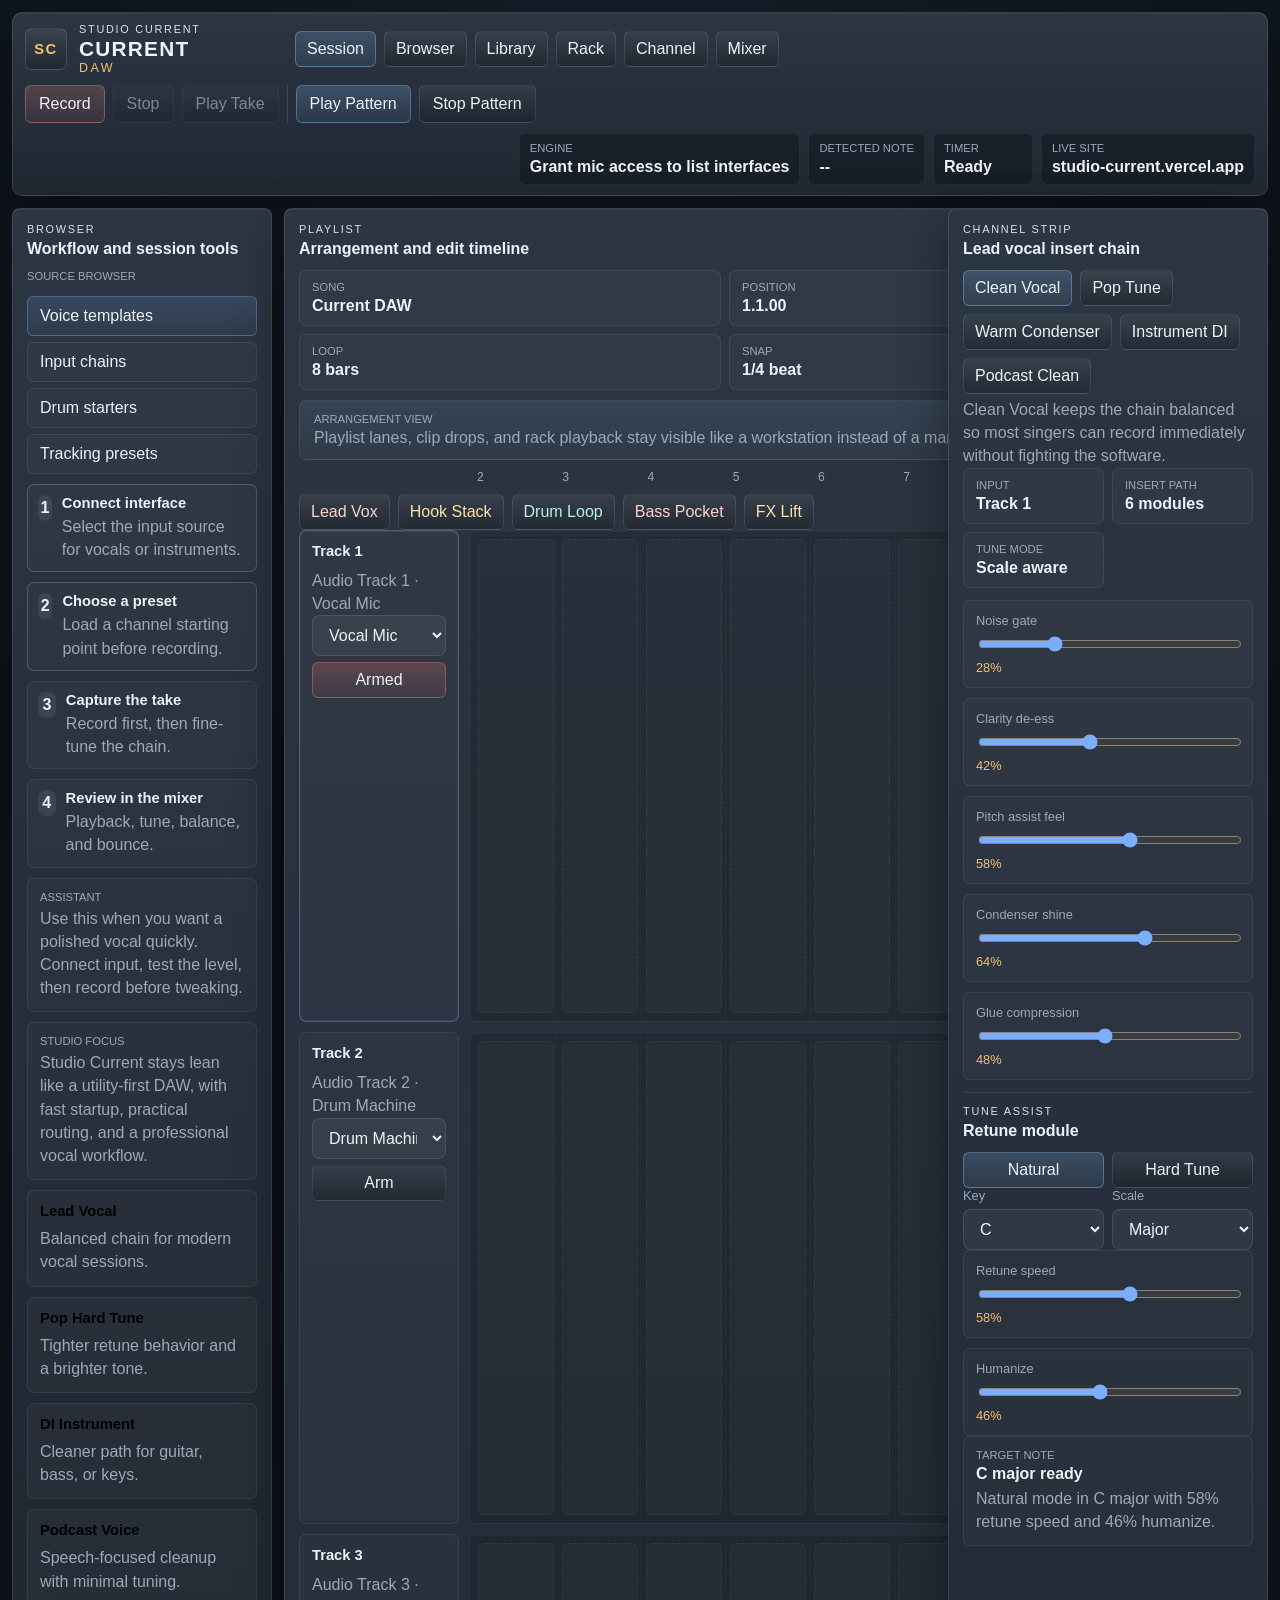
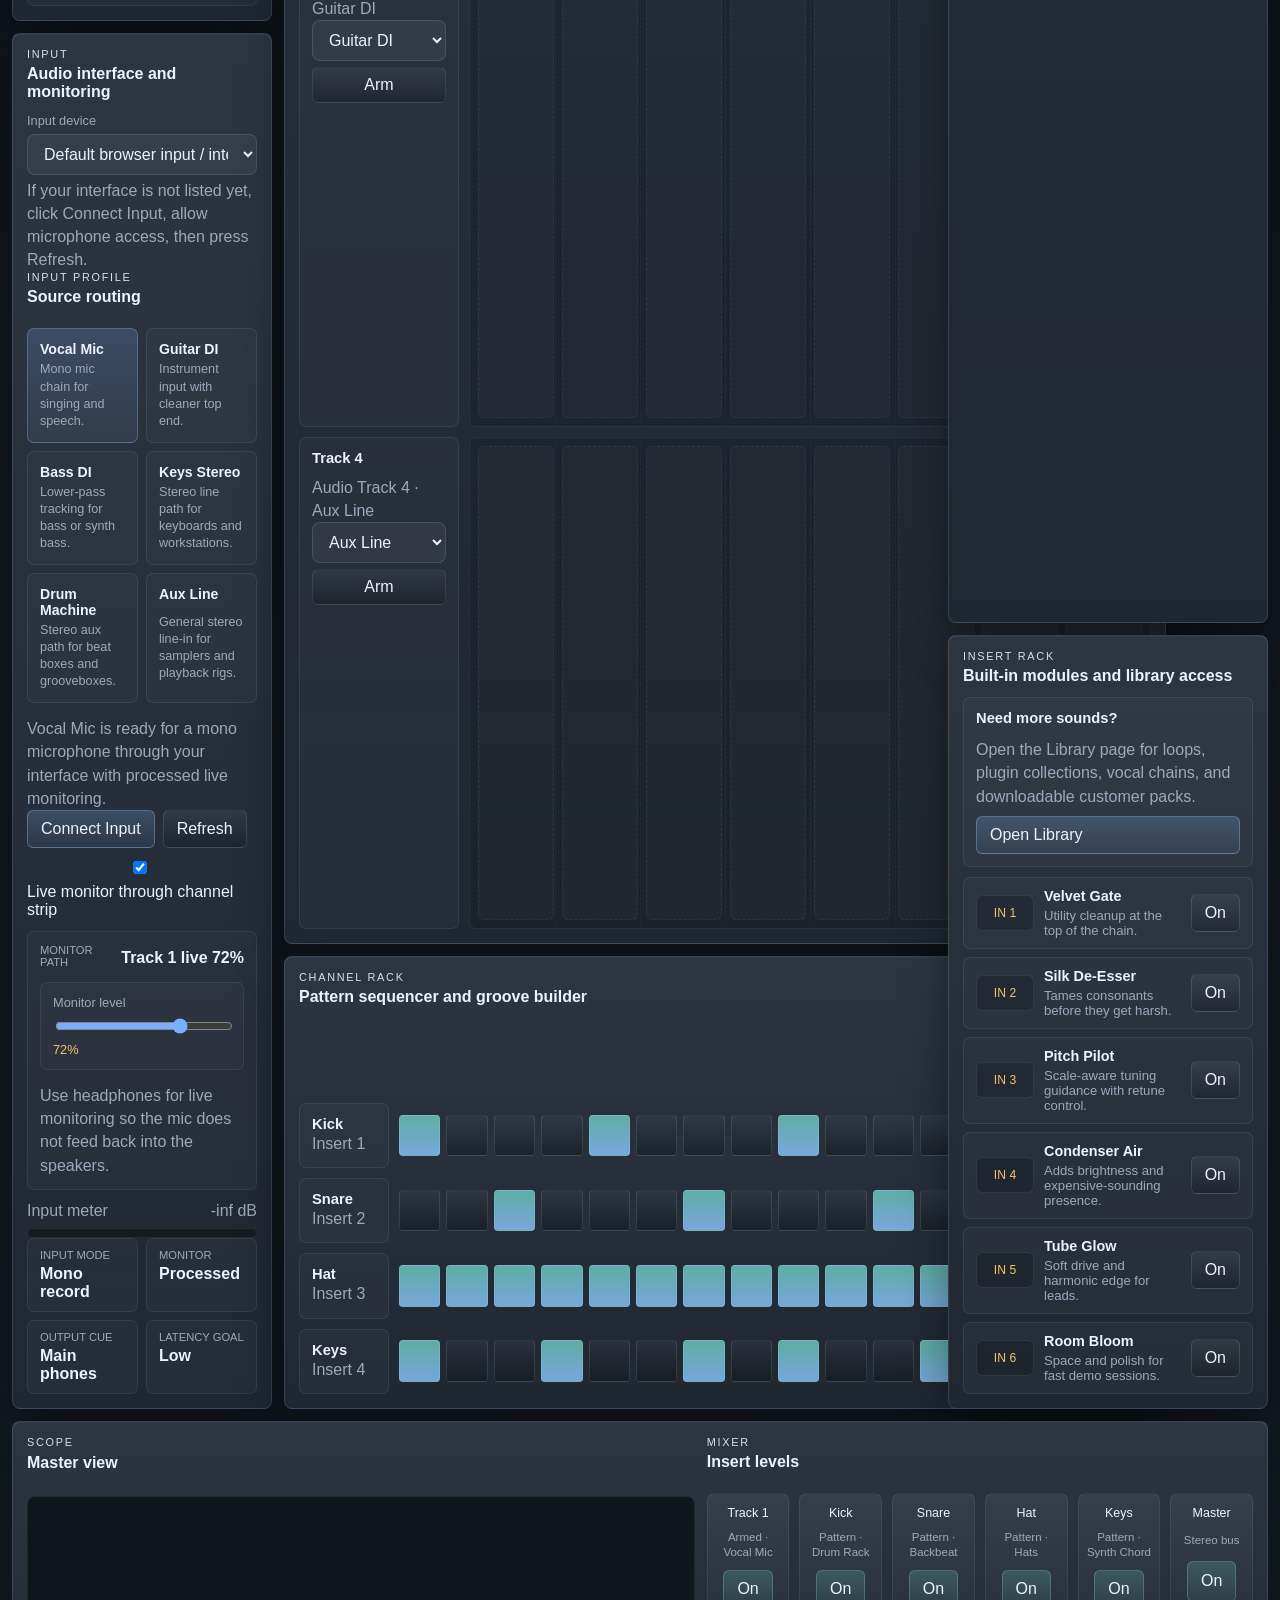
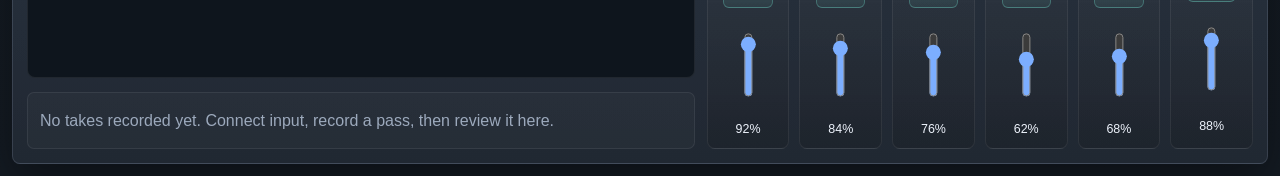
<file: index.html>
<!DOCTYPE html>
<html lang="en">
  <head>
    <meta charset="UTF-8" />
    <meta name="viewport" content="width=device-width, initial-scale=1.0" />
    <title>Studio Current</title>
    <meta
      name="description"
      content="Studio Current is a vocal-first music production platform with recording, tuning, sequencing, and mixing built into a premium studio workflow."
    />
    <meta name="theme-color" content="#0b0d12" />
    <meta property="og:title" content="Studio Current" />
    <meta
      property="og:description"
      content="A vocal-first DAW experience with modern tuning, sequencing, and mixing tools."
    />
    <meta property="og:type" content="website" />
    <meta property="og:url" content="https://studio-current.vercel.app" />
    <link rel="canonical" href="https://studio-current.vercel.app" />
    <link rel="manifest" href="./site.webmanifest" />
    <link rel="stylesheet" href="./styles.css" />
  </head>
  <body>
    <div class="daw-shell">
      <div class="scene-decor" aria-hidden="true">
        <div class="scene-arch"></div>
        <div class="speaker speaker-left">
          <span class="speaker-ring speaker-ring-top"></span>
          <span class="speaker-ring speaker-ring-bottom"></span>
        </div>
        <div class="speaker speaker-right">
          <span class="speaker-ring speaker-ring-top"></span>
          <span class="speaker-ring speaker-ring-bottom"></span>
        </div>
        <div class="wave-band wave-band-left"></div>
        <div class="wave-band wave-band-right"></div>
        <div class="equalizer-aura">
          <span></span>
          <span></span>
          <span></span>
          <span></span>
          <span></span>
          <span></span>
          <span></span>
          <span></span>
        </div>
      </div>

      <header class="topbar glass-card">
        <div class="brand-mini">
          <div class="brand-lockup">
            <span class="brand-mark">SC</span>
            <div>
              <p class="eyebrow">Studio Current</p>
              <strong class="brand-title">CURRENT</strong>
              <span class="brand-subtitle">DAW</span>
            </div>
          </div>
        </div>

        <nav class="nav-cluster" aria-label="Main navigation">
          <button class="nav-chip active" data-target="session">Session</button>
          <button class="nav-chip" data-target="workflow">Browser</button>
          <a class="nav-chip nav-link" href="./library.html">Library</a>
          <button class="nav-chip" data-target="plugins">Rack</button>
          <button class="nav-chip" data-target="vocal">Channel</button>
          <button class="nav-chip" data-target="mix">Mixer</button>
        </nav>

        <div class="transport-strip">
          <button id="record-button" class="record-button">Record</button>
          <button id="stop-button" class="secondary-button" disabled>Stop</button>
          <button id="play-last-button" class="secondary-button" disabled>Play Take</button>
          <div class="divider"></div>
          <button id="pattern-play" class="primary-button">Play Pattern</button>
          <button id="pattern-stop" class="secondary-button">Stop Pattern</button>
        </div>

        <div class="status-strip">
          <div>
            <span class="status-label">Engine</span>
            <strong id="status-text">Idle</strong>
          </div>
          <div>
            <span class="status-label">Detected note</span>
            <strong id="pitch-text">--</strong>
          </div>
          <div>
            <span class="status-label">Timer</span>
            <strong id="recording-timer">Ready</strong>
          </div>
          <div>
            <span class="status-label">Live site</span>
            <strong><a class="status-link" href="https://studio-current.vercel.app" target="_blank" rel="noreferrer">studio-current.vercel.app</a></strong>
          </div>
        </div>
      </header>

      <div class="workspace-grid">
        <aside class="left-column">
          <section class="browser-panel glass-card" id="workflow">
            <div class="section-heading">
              <p class="section-kicker">Browser</p>
              <h2>Workflow and session tools</h2>
            </div>

            <div class="browser-stack">
              <div class="browser-group">
                <span class="status-label">Source Browser</span>
                <div class="browser-list">
                  <button class="browser-item is-active" type="button">Voice templates</button>
                  <button class="browser-item" type="button">Input chains</button>
                  <button class="browser-item" type="button">Drum starters</button>
                  <button class="browser-item" type="button">Tracking presets</button>
                </div>
              </div>

              <div class="workflow-steps">
                <div class="workflow-step pending" id="step-connect">
                  <span>1</span>
                  <div>
                    <strong>Connect interface</strong>
                    <p>Select the input source for vocals or instruments.</p>
                  </div>
                </div>
                <div class="workflow-step pending" id="step-preset">
                  <span>2</span>
                  <div>
                    <strong>Choose a preset</strong>
                    <p>Load a channel starting point before recording.</p>
                  </div>
                </div>
                <div class="workflow-step pending" id="step-record">
                  <span>3</span>
                  <div>
                    <strong>Capture the take</strong>
                    <p>Record first, then fine-tune the chain.</p>
                  </div>
                </div>
                <div class="workflow-step pending" id="step-review">
                  <span>4</span>
                  <div>
                    <strong>Review in the mixer</strong>
                    <p>Playback, tune, balance, and bounce.</p>
                  </div>
                </div>
              </div>

              <div class="assistant-note">
                <span class="status-label">Assistant</span>
                <p id="assistant-text">Start with a preset, connect your interface, and record before touching every control.</p>
              </div>

              <div class="brand-note">
                <span class="status-label">Studio Focus</span>
                <p>Studio Current stays lean like a utility-first DAW, with fast startup, practical routing, and a professional vocal workflow.</p>
              </div>

              <div class="quick-start-stack">
                <button class="quick-start-card" data-preset="clean-vocal">
                  <strong>Lead Vocal</strong>
                  <p>Balanced chain for modern vocal sessions.</p>
                </button>
                <button class="quick-start-card" data-preset="pop-tune">
                  <strong>Pop Hard Tune</strong>
                  <p>Tighter retune behavior and a brighter tone.</p>
                </button>
                <button class="quick-start-card" data-preset="instrument-di">
                  <strong>DI Instrument</strong>
                  <p>Cleaner path for guitar, bass, or keys.</p>
                </button>
                <button class="quick-start-card" data-preset="podcast-clean">
                  <strong>Podcast Voice</strong>
                  <p>Speech-focused cleanup with minimal tuning.</p>
                </button>
              </div>
            </div>
          </section>

          <section class="device-panel glass-card" id="session">
            <div class="section-heading">
              <p class="section-kicker">Input</p>
              <h2>Audio interface and monitoring</h2>
            </div>

            <label class="field">
              <span>Input device</span>
              <select id="input-device"></select>
            </label>
            <p class="helper-text" id="input-device-help">Choose your interface if it appears here, or leave the browser default input selected and click Connect Input.</p>

            <div class="input-profile-panel">
              <div class="section-heading compact-heading">
                <p class="section-kicker">Input Profile</p>
                <h2>Source routing</h2>
              </div>
              <div class="input-scene-grid">
                <button class="input-scene active" type="button" data-input-profile="vocal-mic">
                  <strong>Vocal Mic</strong>
                  <span>Mono mic chain for singing and speech.</span>
                </button>
                <button class="input-scene" type="button" data-input-profile="guitar-di">
                  <strong>Guitar DI</strong>
                  <span>Instrument input with cleaner top end.</span>
                </button>
                <button class="input-scene" type="button" data-input-profile="bass-di">
                  <strong>Bass DI</strong>
                  <span>Lower-pass tracking for bass or synth bass.</span>
                </button>
                <button class="input-scene" type="button" data-input-profile="keys-stereo">
                  <strong>Keys Stereo</strong>
                  <span>Stereo line path for keyboards and workstations.</span>
                </button>
                <button class="input-scene" type="button" data-input-profile="drum-machine">
                  <strong>Drum Machine</strong>
                  <span>Stereo aux path for beat boxes and grooveboxes.</span>
                </button>
                <button class="input-scene" type="button" data-input-profile="aux-line">
                  <strong>Aux Line</strong>
                  <span>General stereo line-in for samplers and playback rigs.</span>
                </button>
              </div>
              <p class="helper-text" id="input-profile-summary">Vocal Mic is ready for a mono microphone through your interface with processed live monitoring.</p>
            </div>

            <div class="button-row">
              <button id="connect-button" class="primary-button">Connect Input</button>
              <button id="refresh-button" class="secondary-button">Refresh</button>
            </div>

            <label class="toggle">
              <input type="checkbox" id="monitor-toggle" checked />
              <span>Live monitor through channel strip</span>
            </label>

            <div class="monitor-panel">
              <div class="monitor-row">
                <span class="status-label">Monitor Path</span>
                <strong id="monitor-status">Live 72%</strong>
              </div>
              <label class="slider-field">
                <span>Monitor level</span>
                <input type="range" id="monitor-level" min="0" max="100" value="72" />
                <output id="monitor-level-value">72%</output>
              </label>
              <p class="helper-text">Use headphones for live monitoring so the mic does not feed back into the speakers.</p>
            </div>

            <div class="meter-block">
              <div class="meter-header">
                <span>Input meter</span>
                <span id="level-text">-inf dB</span>
              </div>
              <div class="meter-track">
                <div id="level-fill" class="meter-fill"></div>
              </div>
            </div>

            <div class="session-stats">
              <div class="session-stat">
                <span class="status-label">Input mode</span>
                <strong id="input-mode-stat">Mono record</strong>
              </div>
              <div class="session-stat">
                <span class="status-label">Monitor</span>
                <strong id="monitor-type-stat">Processed</strong>
              </div>
              <div class="session-stat">
                <span class="status-label">Output cue</span>
                <strong id="output-cue-stat">Main phones</strong>
              </div>
              <div class="session-stat">
                <span class="status-label">Latency goal</span>
                <strong id="latency-stat">Low</strong>
              </div>
            </div>
          </section>
        </aside>

        <main class="center-column">
          <section class="playlist-panel glass-card">
            <div class="section-heading">
              <p class="section-kicker">Playlist</p>
              <h2>Arrangement and edit timeline</h2>
            </div>

            <div class="arrangement-toolbar">
              <div class="arrangement-metrics">
                <div class="arrangement-badge">
                  <span class="status-label">Song</span>
                  <strong>Current DAW</strong>
                </div>
                <div class="arrangement-badge">
                  <span class="status-label">Position</span>
                  <strong>1.1.00</strong>
                </div>
                <div class="arrangement-badge">
                  <span class="status-label">Loop</span>
                  <strong>8 bars</strong>
                </div>
                <div class="arrangement-badge">
                  <span class="status-label">Snap</span>
                  <strong>1/4 beat</strong>
                </div>
              </div>
              <div class="arrangement-status">
                <span class="status-label">Arrangement View</span>
                <p>Playlist lanes, clip drops, and rack playback stay visible like a workstation instead of a marketing page.</p>
              </div>
            </div>

            <div class="timeline-ruler">
              <span>1</span>
              <span>2</span>
              <span>3</span>
              <span>4</span>
              <span>5</span>
              <span>6</span>
              <span>7</span>
              <span>8</span>
            </div>

            <div class="playlist-browser">
              <button class="clip-pill accent-coral" draggable="true" data-clip="Lead Vox">Lead Vox</button>
              <button class="clip-pill accent-gold" draggable="true" data-clip="Hook Stack">Hook Stack</button>
              <button class="clip-pill accent-teal" draggable="true" data-clip="Drum Loop">Drum Loop</button>
              <button class="clip-pill accent-coral" draggable="true" data-clip="Bass Pocket">Bass Pocket</button>
              <button class="clip-pill accent-gold" draggable="true" data-clip="FX Lift">FX Lift</button>
            </div>

            <div class="playlist-lanes">
              <div class="playlist-lane">
                <div class="lane-meta" data-track-meta="lead">
                  <div class="lane-title">
                    <strong data-track-name="lead">Lead Vocal</strong>
                    <span data-track-type="lead">Audio Track 1 · Vocal Mic</span>
                  </div>
                  <div class="track-routing">
                    <select class="track-input-select" data-track="lead" aria-label="Lead Vocal input profile">
                      <option value="vocal-mic">Vocal Mic</option>
                      <option value="guitar-di">Guitar DI</option>
                      <option value="bass-di">Bass DI</option>
                      <option value="keys-stereo">Keys Stereo</option>
                      <option value="drum-machine">Drum Machine</option>
                      <option value="aux-line">Aux Line</option>
                    </select>
                    <button class="track-arm-button active" type="button" data-track="lead">Armed</button>
                  </div>
                </div>
                <div class="timeline-row" data-lane="lead"></div>
              </div>
              <div class="playlist-lane">
                <div class="lane-meta" data-track-meta="beat">
                  <div class="lane-title">
                    <strong data-track-name="beat">Beat Rack</strong>
                    <span data-track-type="beat">Pattern Track · Drum Machine</span>
                  </div>
                  <div class="track-routing">
                    <select class="track-input-select" data-track="beat" aria-label="Beat Rack input profile">
                      <option value="vocal-mic">Vocal Mic</option>
                      <option value="guitar-di">Guitar DI</option>
                      <option value="bass-di">Bass DI</option>
                      <option value="keys-stereo">Keys Stereo</option>
                      <option value="drum-machine" selected>Drum Machine</option>
                      <option value="aux-line">Aux Line</option>
                    </select>
                    <button class="track-arm-button" type="button" data-track="beat">Arm</button>
                  </div>
                </div>
                <div class="timeline-row" data-lane="beat"></div>
              </div>
              <div class="playlist-lane">
                <div class="lane-meta" data-track-meta="bass">
                  <div class="lane-title">
                    <strong data-track-name="bass">Instrument DI</strong>
                    <span data-track-type="bass">Audio Track 2 · Guitar DI</span>
                  </div>
                  <div class="track-routing">
                    <select class="track-input-select" data-track="bass" aria-label="Instrument DI input profile">
                      <option value="vocal-mic">Vocal Mic</option>
                      <option value="guitar-di" selected>Guitar DI</option>
                      <option value="bass-di">Bass DI</option>
                      <option value="keys-stereo">Keys Stereo</option>
                      <option value="drum-machine">Drum Machine</option>
                      <option value="aux-line">Aux Line</option>
                    </select>
                    <button class="track-arm-button" type="button" data-track="bass">Arm</button>
                  </div>
                </div>
                <div class="timeline-row" data-lane="bass"></div>
              </div>
              <div class="playlist-lane">
                <div class="lane-meta" data-track-meta="fx">
                  <div class="lane-title">
                    <strong data-track-name="fx">Stereo Aux</strong>
                    <span data-track-type="fx">Audio Track 3 · Aux Line</span>
                  </div>
                  <div class="track-routing">
                    <select class="track-input-select" data-track="fx" aria-label="Stereo Aux input profile">
                      <option value="vocal-mic">Vocal Mic</option>
                      <option value="guitar-di">Guitar DI</option>
                      <option value="bass-di">Bass DI</option>
                      <option value="keys-stereo">Keys Stereo</option>
                      <option value="drum-machine">Drum Machine</option>
                      <option value="aux-line" selected>Aux Line</option>
                    </select>
                    <button class="track-arm-button" type="button" data-track="fx">Arm</button>
                  </div>
                </div>
                <div class="timeline-row" data-lane="fx"></div>
              </div>
            </div>
          </section>

          <section class="pattern-panel glass-card">
            <div class="section-heading">
              <p class="section-kicker">Channel Rack</p>
              <h2>Pattern sequencer and groove builder</h2>
            </div>

            <div class="sequencer-toolbar">
              <label class="bpm-field">
                <span>BPM</span>
                <input type="range" id="bpm-control" min="70" max="170" value="118" />
                <output id="bpm-value">118</output>
              </label>
            </div>

            <div class="step-grid">
              <div class="step-row" data-lane="kick">
                <div class="step-label">
                  <strong>Kick</strong>
                  <span>Insert 1</span>
                </div>
                <div class="step-buttons"></div>
              </div>
              <div class="step-row" data-lane="snare">
                <div class="step-label">
                  <strong>Snare</strong>
                  <span>Insert 2</span>
                </div>
                <div class="step-buttons"></div>
              </div>
              <div class="step-row" data-lane="hat">
                <div class="step-label">
                  <strong>Hat</strong>
                  <span>Insert 3</span>
                </div>
                <div class="step-buttons"></div>
              </div>
              <div class="step-row" data-lane="keys">
                <div class="step-label">
                  <strong>Keys</strong>
                  <span>Insert 4</span>
                </div>
                <div class="step-buttons"></div>
              </div>
            </div>
          </section>
        </main>

        <aside class="right-column">
          <section class="channel-panel glass-card" id="vocal">
            <div class="section-heading">
              <p class="section-kicker">Channel Strip</p>
              <h2>Lead vocal insert chain</h2>
            </div>

            <div class="preset-toolbar">
              <button class="preset-pill active" data-preset="clean-vocal">Clean Vocal</button>
              <button class="preset-pill" data-preset="pop-tune">Pop Tune</button>
              <button class="preset-pill" data-preset="warm-condenser">Warm Condenser</button>
              <button class="preset-pill" data-preset="instrument-di">Instrument DI</button>
              <button class="preset-pill" data-preset="podcast-clean">Podcast Clean</button>
            </div>

            <p class="helper-text" id="preset-description">
              Clean Vocal keeps the chain balanced so most singers can record immediately without fighting the software.
            </p>

            <div class="channel-header">
              <div class="channel-badge">
                <span class="status-label">Input</span>
                <strong id="channel-input-name">Lead Vocal</strong>
              </div>
              <div class="channel-badge">
                <span class="status-label">Insert path</span>
                <strong>6 modules</strong>
              </div>
              <div class="channel-badge">
                <span class="status-label">Tune mode</span>
                <strong>Scale aware</strong>
              </div>
            </div>

            <div class="control-list">
              <label class="slider-field">
                <span>Noise gate</span>
                <input type="range" id="gate-control" min="0" max="100" value="28" />
                <output id="gate-value">28%</output>
              </label>
              <label class="slider-field">
                <span>Clarity de-ess</span>
                <input type="range" id="deess-control" min="0" max="100" value="42" />
                <output id="deess-value">42%</output>
              </label>
              <label class="slider-field">
                <span>Pitch assist feel</span>
                <input type="range" id="pitch-control" min="0" max="100" value="58" />
                <output id="pitch-value">58%</output>
              </label>
              <label class="slider-field">
                <span>Condenser shine</span>
                <input type="range" id="air-control" min="0" max="100" value="64" />
                <output id="air-value">64%</output>
              </label>
              <label class="slider-field">
                <span>Glue compression</span>
                <input type="range" id="comp-control" min="0" max="100" value="48" />
                <output id="comp-value">48%</output>
              </label>
            </div>

            <div class="tune-panel">
              <div class="section-heading compact-heading">
                <p class="section-kicker">Tune Assist</p>
                <h2>Retune module</h2>
              </div>

              <div class="mode-row">
                <button class="mode-pill active" type="button" data-mode="natural">Natural</button>
                <button class="mode-pill" type="button" data-mode="hard">Hard Tune</button>
              </div>

              <div class="select-grid">
                <label class="field">
                  <span>Key</span>
                  <select id="key-select">
                    <option value="C">C</option>
                    <option value="C#">C#</option>
                    <option value="D">D</option>
                    <option value="D#">D#</option>
                    <option value="E">E</option>
                    <option value="F">F</option>
                    <option value="F#">F#</option>
                    <option value="G">G</option>
                    <option value="G#">G#</option>
                    <option value="A">A</option>
                    <option value="A#">A#</option>
                    <option value="B">B</option>
                  </select>
                </label>
                <label class="field">
                  <span>Scale</span>
                  <select id="scale-select">
                    <option value="major">Major</option>
                    <option value="minor">Minor</option>
                    <option value="pentatonic">Pentatonic</option>
                    <option value="chromatic">Chromatic</option>
                  </select>
                </label>
              </div>

              <div class="control-list compact-list">
                <label class="slider-field">
                  <span>Retune speed</span>
                  <input type="range" id="retune-control" min="0" max="100" value="68" />
                  <output id="retune-value">68%</output>
                </label>
                <label class="slider-field">
                  <span>Humanize</span>
                  <input type="range" id="humanize-control" min="0" max="100" value="34" />
                  <output id="humanize-value">34%</output>
                </label>
              </div>

              <div class="target-panel">
                <span class="status-label">Target note</span>
                <strong id="target-note">C major ready</strong>
                <p id="tune-summary">Natural mode keeps note guidance smoother and less robotic.</p>
              </div>
            </div>
          </section>

          <section class="plugin-panel glass-card" id="plugins">
            <div class="section-heading">
              <p class="section-kicker">Insert Rack</p>
              <h2>Built-in modules and library access</h2>
            </div>

            <div class="plugin-library-callout">
              <strong>Need more sounds?</strong>
              <p>Open the Library page for loops, plugin collections, vocal chains, and downloadable customer packs.</p>
              <a class="primary-button inline-link" href="./library.html">Open Library</a>
            </div>

            <div class="insert-rack">
              <div class="insert-slot">
                <span class="slot-index">IN 1</span>
                <div class="slot-meta">
                  <strong>Velvet Gate</strong>
                  <p>Utility cleanup at the top of the chain.</p>
                </div>
                <button class="secondary-button insert-toggle" type="button">On</button>
              </div>
              <div class="insert-slot">
                <span class="slot-index">IN 2</span>
                <div class="slot-meta">
                  <strong>Silk De-Esser</strong>
                  <p>Tames consonants before they get harsh.</p>
                </div>
                <button class="secondary-button insert-toggle" type="button">On</button>
              </div>
              <div class="insert-slot">
                <span class="slot-index">IN 3</span>
                <div class="slot-meta">
                  <strong>Pitch Pilot</strong>
                  <p>Scale-aware tuning guidance with retune control.</p>
                </div>
                <button class="secondary-button insert-toggle" type="button">On</button>
              </div>
              <div class="insert-slot">
                <span class="slot-index">IN 4</span>
                <div class="slot-meta">
                  <strong>Condenser Air</strong>
                  <p>Adds brightness and expensive-sounding presence.</p>
                </div>
                <button class="secondary-button insert-toggle" type="button">On</button>
              </div>
              <div class="insert-slot">
                <span class="slot-index">IN 5</span>
                <div class="slot-meta">
                  <strong>Tube Glow</strong>
                  <p>Soft drive and harmonic edge for leads.</p>
                </div>
                <button class="secondary-button insert-toggle" type="button">On</button>
              </div>
              <div class="insert-slot">
                <span class="slot-index">IN 6</span>
                <div class="slot-meta">
                  <strong>Room Bloom</strong>
                  <p>Space and polish for fast demo sessions.</p>
                </div>
                <button class="secondary-button insert-toggle" type="button">On</button>
              </div>
            </div>
          </section>
        </aside>
      </div>

      <footer class="bottom-dock glass-card" id="mix">
        <section class="scope-panel">
          <div class="section-heading compact-heading">
            <p class="section-kicker">Scope</p>
            <h2>Master view</h2>
          </div>
          <canvas id="visualizer" width="960" height="260" aria-label="Live waveform visualizer"></canvas>
          <div class="take-zone">
            <div id="take-empty" class="take-empty">No takes recorded yet. Connect input, record a pass, then review it here.</div>
            <div id="take-player" class="take-player hidden">
              <audio id="take-audio" controls></audio>
              <a id="download-link" class="secondary-button download-link" download="studio-current-take.webm">Download Take</a>
            </div>
          </div>
        </section>

        <section class="mixer-panel">
          <div class="section-heading compact-heading">
            <p class="section-kicker">Mixer</p>
            <h2>Insert levels</h2>
          </div>

          <div class="mixer-strips" id="mixer-strips">
            <div class="mixer-strip" data-strip="vocal">
              <span class="strip-name" data-strip-name="vocal">Lead Vocal</span>
              <span class="strip-type" data-strip-type="vocal">Armed · Vocal Mic</span>
              <button class="strip-toggle active" data-action="mute">Mute</button>
              <input class="strip-fader" data-strip="vocal" type="range" min="0" max="100" value="92" orient="vertical" />
              <span class="strip-readout" data-readout="vocal">92%</span>
            </div>
            <div class="mixer-strip" data-strip="kick">
              <span class="strip-name" data-strip-name="kick">Kick</span>
              <span class="strip-type" data-strip-type="kick">Pattern · Drum Rack</span>
              <button class="strip-toggle active" data-action="mute">Mute</button>
              <input class="strip-fader" data-strip="kick" type="range" min="0" max="100" value="84" orient="vertical" />
              <span class="strip-readout" data-readout="kick">84%</span>
            </div>
            <div class="mixer-strip" data-strip="snare">
              <span class="strip-name" data-strip-name="snare">Snare</span>
              <span class="strip-type" data-strip-type="snare">Pattern · Backbeat</span>
              <button class="strip-toggle active" data-action="mute">Mute</button>
              <input class="strip-fader" data-strip="snare" type="range" min="0" max="100" value="76" orient="vertical" />
              <span class="strip-readout" data-readout="snare">76%</span>
            </div>
            <div class="mixer-strip" data-strip="hat">
              <span class="strip-name" data-strip-name="hat">Hat</span>
              <span class="strip-type" data-strip-type="hat">Pattern · Hats</span>
              <button class="strip-toggle active" data-action="mute">Mute</button>
              <input class="strip-fader" data-strip="hat" type="range" min="0" max="100" value="62" orient="vertical" />
              <span class="strip-readout" data-readout="hat">62%</span>
            </div>
            <div class="mixer-strip" data-strip="keys">
              <span class="strip-name" data-strip-name="keys">Keys</span>
              <span class="strip-type" data-strip-type="keys">Pattern · Synth Chord</span>
              <button class="strip-toggle active" data-action="mute">Mute</button>
              <input class="strip-fader" data-strip="keys" type="range" min="0" max="100" value="68" orient="vertical" />
              <span class="strip-readout" data-readout="keys">68%</span>
            </div>
            <div class="mixer-strip" data-strip="master">
              <span class="strip-name" data-strip-name="master">Master</span>
              <span class="strip-type" data-strip-type="master">Stereo bus</span>
              <button class="strip-toggle active" data-action="mute">Mute</button>
              <input class="strip-fader" data-strip="master" type="range" min="0" max="100" value="88" orient="vertical" />
              <span class="strip-readout" data-readout="master">88%</span>
            </div>
          </div>
        </section>
      </footer>
    </div>

    <script src="./app.js"></script>
  </body>
</html>
</file>
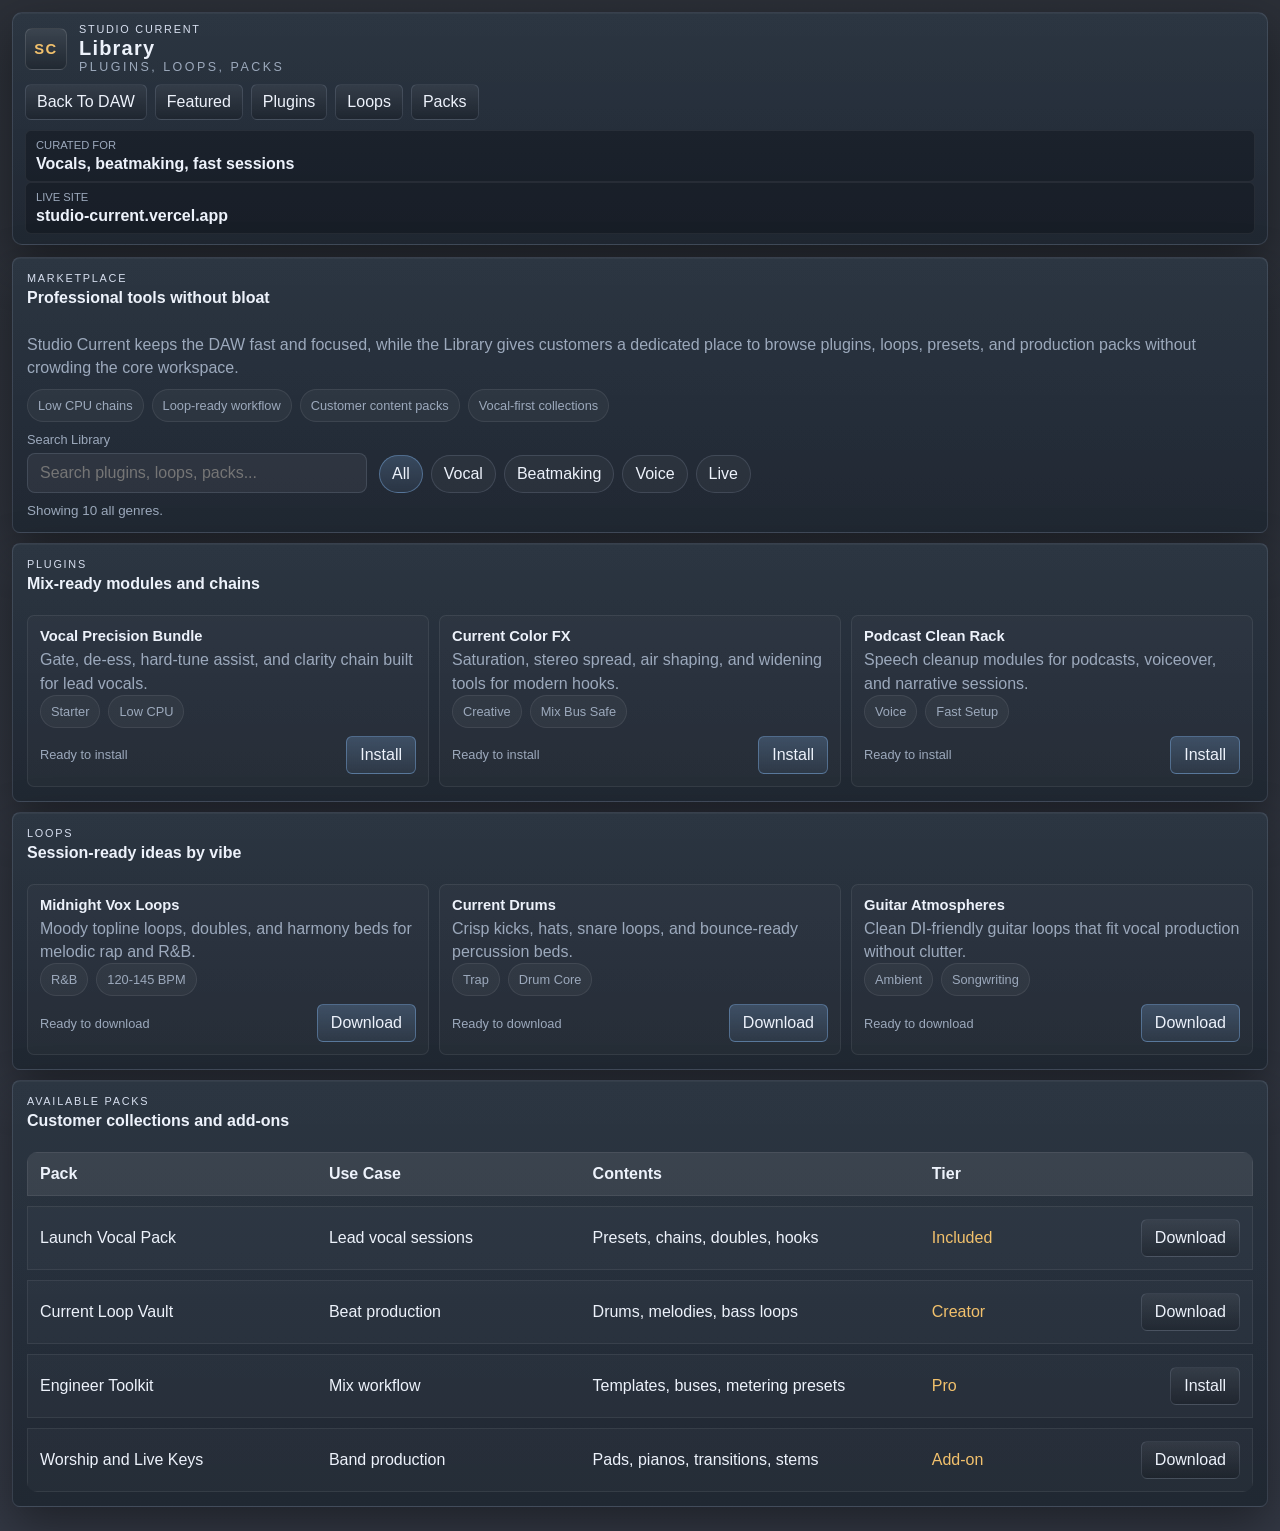
<file: library.html>
<!DOCTYPE html>
<html lang="en">
  <head>
    <meta charset="UTF-8" />
    <meta name="viewport" content="width=device-width, initial-scale=1.0" />
    <title>Studio Current Library</title>
    <meta
      name="description"
      content="Browse Studio Current plugins, loops, presets, and production packs for vocals, beatmaking, and session work."
    />
    <meta name="theme-color" content="#20242b" />
    <link rel="manifest" href="./site.webmanifest" />
    <link rel="stylesheet" href="./styles.css" />
  </head>
  <body class="library-body">
    <div class="library-shell">
      <header class="topbar glass-card library-topbar">
        <div class="brand-mini">
          <div class="brand-lockup">
            <span class="brand-mark">SC</span>
            <div>
              <p class="eyebrow">Studio Current</p>
              <strong class="brand-title library-brand-title">Library</strong>
              <span class="brand-subtitle library-brand-subtitle">Plugins, Loops, Packs</span>
            </div>
          </div>
        </div>

        <nav class="nav-cluster" aria-label="Library navigation">
          <a class="nav-chip nav-link" href="./index.html">Back To DAW</a>
          <a class="nav-chip nav-link" href="#featured">Featured</a>
          <a class="nav-chip nav-link" href="#plugins-market">Plugins</a>
          <a class="nav-chip nav-link" href="#loops-market">Loops</a>
          <a class="nav-chip nav-link" href="#packs-market">Packs</a>
        </nav>

        <div class="library-summary">
          <div>
            <span class="status-label">Curated for</span>
            <strong>Vocals, beatmaking, fast sessions</strong>
          </div>
          <div>
            <span class="status-label">Live site</span>
            <strong><a class="status-link" href="https://studio-current.vercel.app" target="_blank" rel="noreferrer">studio-current.vercel.app</a></strong>
          </div>
        </div>
      </header>

      <main class="library-grid">
        <section class="library-hero glass-card" id="featured">
          <div class="section-heading">
            <p class="section-kicker">Marketplace</p>
            <h2>Professional tools without bloat</h2>
          </div>
          <p class="library-copy">
            Studio Current keeps the DAW fast and focused, while the Library gives customers a dedicated place to browse plugins, loops, presets, and production packs without crowding the core workspace.
          </p>
          <div class="market-badges">
            <span>Low CPU chains</span>
            <span>Loop-ready workflow</span>
            <span>Customer content packs</span>
            <span>Vocal-first collections</span>
          </div>
          <div class="library-controls">
            <label class="library-search">
              <span>Search Library</span>
              <input id="library-search" type="search" placeholder="Search plugins, loops, packs..." />
            </label>
            <div class="genre-tabs" aria-label="Genre filters">
              <button class="genre-tab active" type="button" data-genre="all">All</button>
              <button class="genre-tab" type="button" data-genre="vocal">Vocal</button>
              <button class="genre-tab" type="button" data-genre="beatmaking">Beatmaking</button>
              <button class="genre-tab" type="button" data-genre="voice">Voice</button>
              <button class="genre-tab" type="button" data-genre="live">Live</button>
            </div>
          </div>
          <p class="library-results" id="library-results">Showing all library items.</p>
        </section>

        <section class="market-section glass-card" id="plugins-market">
          <div class="section-heading">
            <p class="section-kicker">Plugins</p>
            <h2>Mix-ready modules and chains</h2>
          </div>
          <div class="market-grid">
            <article class="market-card library-item" data-kind="plugin" data-genre="vocal" data-title="Vocal Precision Bundle" data-keywords="vocal tuning gate de-ess lead vocal precision bundle">
              <strong>Vocal Precision Bundle</strong>
              <p>Gate, de-ess, hard-tune assist, and clarity chain built for lead vocals.</p>
              <div class="market-meta">
                <span>Starter</span>
                <span>Low CPU</span>
              </div>
              <div class="market-actions">
                <span class="install-state">Ready to install</span>
                <button class="primary-button library-action" type="button" data-action="install" data-item="Vocal Precision Bundle">Install</button>
              </div>
            </article>
            <article class="market-card library-item" data-kind="plugin" data-genre="beatmaking" data-title="Current Color FX" data-keywords="creative stereo spread saturation mix bus hook color fx">
              <strong>Current Color FX</strong>
              <p>Saturation, stereo spread, air shaping, and widening tools for modern hooks.</p>
              <div class="market-meta">
                <span>Creative</span>
                <span>Mix Bus Safe</span>
              </div>
              <div class="market-actions">
                <span class="install-state">Ready to install</span>
                <button class="primary-button library-action" type="button" data-action="install" data-item="Current Color FX">Install</button>
              </div>
            </article>
            <article class="market-card library-item" data-kind="plugin" data-genre="voice" data-title="Podcast Clean Rack" data-keywords="podcast clean rack voiceover speech narrative cleanup">
              <strong>Podcast Clean Rack</strong>
              <p>Speech cleanup modules for podcasts, voiceover, and narrative sessions.</p>
              <div class="market-meta">
                <span>Voice</span>
                <span>Fast Setup</span>
              </div>
              <div class="market-actions">
                <span class="install-state">Ready to install</span>
                <button class="primary-button library-action" type="button" data-action="install" data-item="Podcast Clean Rack">Install</button>
              </div>
            </article>
          </div>
        </section>

        <section class="market-section glass-card" id="loops-market">
          <div class="section-heading">
            <p class="section-kicker">Loops</p>
            <h2>Session-ready ideas by vibe</h2>
          </div>
          <div class="market-grid">
            <article class="market-card library-item" data-kind="loop" data-genre="vocal" data-title="Midnight Vox Loops" data-keywords="midnight vox loops r&b melodic rap topline doubles harmony">
              <strong>Midnight Vox Loops</strong>
              <p>Moody topline loops, doubles, and harmony beds for melodic rap and R&amp;B.</p>
              <div class="market-meta">
                <span>R&amp;B</span>
                <span>120-145 BPM</span>
              </div>
              <div class="market-actions">
                <span class="install-state">Ready to download</span>
                <button class="primary-button library-action" type="button" data-action="download" data-item="Midnight Vox Loops">Download</button>
              </div>
            </article>
            <article class="market-card library-item" data-kind="loop" data-genre="beatmaking" data-title="Current Drums" data-keywords="current drums trap kicks hats snares percussion beatmaking">
              <strong>Current Drums</strong>
              <p>Crisp kicks, hats, snare loops, and bounce-ready percussion beds.</p>
              <div class="market-meta">
                <span>Trap</span>
                <span>Drum Core</span>
              </div>
              <div class="market-actions">
                <span class="install-state">Ready to download</span>
                <button class="primary-button library-action" type="button" data-action="download" data-item="Current Drums">Download</button>
              </div>
            </article>
            <article class="market-card library-item" data-kind="loop" data-genre="live" data-title="Guitar Atmospheres" data-keywords="guitar atmospheres ambient songwriting clean di live guitar loops">
              <strong>Guitar Atmospheres</strong>
              <p>Clean DI-friendly guitar loops that fit vocal production without clutter.</p>
              <div class="market-meta">
                <span>Ambient</span>
                <span>Songwriting</span>
              </div>
              <div class="market-actions">
                <span class="install-state">Ready to download</span>
                <button class="primary-button library-action" type="button" data-action="download" data-item="Guitar Atmospheres">Download</button>
              </div>
            </article>
          </div>
        </section>

        <section class="market-section glass-card" id="packs-market">
          <div class="section-heading">
            <p class="section-kicker">Available Packs</p>
            <h2>Customer collections and add-ons</h2>
          </div>
          <div class="packs-table">
            <div class="pack-row pack-head">
              <span>Pack</span>
              <span>Use Case</span>
              <span>Contents</span>
              <span>Tier</span>
            </div>
            <div class="pack-row library-item" data-kind="pack" data-genre="vocal" data-title="Launch Vocal Pack" data-keywords="launch vocal pack presets chains doubles hooks lead vocal sessions">
              <span>Launch Vocal Pack</span>
              <span>Lead vocal sessions</span>
              <span>Presets, chains, doubles, hooks</span>
              <span class="pack-tier">Included</span>
              <button class="secondary-button library-action pack-action" type="button" data-action="download" data-item="Launch Vocal Pack">Download</button>
            </div>
            <div class="pack-row library-item" data-kind="pack" data-genre="beatmaking" data-title="Current Loop Vault" data-keywords="current loop vault drums melodies bass loops beat production">
              <span>Current Loop Vault</span>
              <span>Beat production</span>
              <span>Drums, melodies, bass loops</span>
              <span class="pack-tier">Creator</span>
              <button class="secondary-button library-action pack-action" type="button" data-action="download" data-item="Current Loop Vault">Download</button>
            </div>
            <div class="pack-row library-item" data-kind="pack" data-genre="voice" data-title="Engineer Toolkit" data-keywords="engineer toolkit mix workflow templates buses metering presets pro">
              <span>Engineer Toolkit</span>
              <span>Mix workflow</span>
              <span>Templates, buses, metering presets</span>
              <span class="pack-tier">Pro</span>
              <button class="secondary-button library-action pack-action" type="button" data-action="install" data-item="Engineer Toolkit">Install</button>
            </div>
            <div class="pack-row library-item" data-kind="pack" data-genre="live" data-title="Worship and Live Keys" data-keywords="worship live keys pads pianos transitions stems band production">
              <span>Worship and Live Keys</span>
              <span>Band production</span>
              <span>Pads, pianos, transitions, stems</span>
              <span class="pack-tier">Add-on</span>
              <button class="secondary-button library-action pack-action" type="button" data-action="download" data-item="Worship and Live Keys">Download</button>
            </div>
          </div>
        </section>
      </main>
    </div>
    <script src="./library.js"></script>
  </body>
</html>
</file>
<file: styles.css>
:root {
  --bg: #10151c;
  --bg-2: #151c24;
  --panel: #1d2530;
  --panel-2: #252f3c;
  --panel-3: #313d4c;
  --line: rgba(194, 214, 239, 0.14);
  --line-strong: rgba(194, 214, 239, 0.24);
  --text: #edf2fb;
  --muted: #9ca9bc;
  --accent: #7caeff;
  --accent-2: #63dbc7;
  --gold: #f2c16c;
  --red: #ef766e;
  --shadow: 0 18px 48px rgba(0, 0, 0, 0.4);
  --panel-shadow: inset 0 1px 0 rgba(255, 255, 255, 0.04);
}

* {
  box-sizing: border-box;
}

html,
body {
  margin: 0;
  min-height: 100%;
}

body {
  font-family: "Segoe UI Variable Text", "Aptos", sans-serif;
  color: var(--text);
  background:
    radial-gradient(circle at top, rgba(124, 174, 255, 0.08), transparent 28%),
    linear-gradient(180deg, #0c1117 0%, #141b23 100%);
}

button,
input,
select,
audio {
  font: inherit;
}

.daw-shell,
.library-shell {
  display: grid;
  grid-template-rows: auto 1fr auto;
  gap: 12px;
  min-height: 100vh;
  padding: 12px;
}

.glass-card {
  position: relative;
  border: 1px solid var(--line);
  border-radius: 8px;
  background:
    linear-gradient(180deg, rgba(255, 255, 255, 0.03), rgba(255, 255, 255, 0.01)),
    linear-gradient(180deg, var(--panel-2), var(--panel));
  box-shadow: var(--panel-shadow), var(--shadow);
}

.topbar {
  display: grid;
  grid-template-columns: 260px 1fr auto 300px;
  gap: 10px;
  align-items: center;
  padding: 10px 12px;
  border-radius: 10px;
}

.library-topbar {
  grid-template-columns: 280px 1fr 280px;
}

.brand-lockup {
  display: flex;
  gap: 12px;
  align-items: center;
}

.brand-mark {
  display: grid;
  place-items: center;
  width: 42px;
  height: 42px;
  border-radius: 7px;
  border: 1px solid rgba(255, 255, 255, 0.12);
  background: linear-gradient(180deg, rgba(255, 255, 255, 0.08), rgba(0, 0, 0, 0.18));
  color: var(--gold);
  font-size: 0.92rem;
  font-weight: 700;
  letter-spacing: 0.1em;
}

.eyebrow,
.section-kicker {
  margin: 0 0 2px;
  font-size: 0.68rem;
  letter-spacing: 0.16em;
  text-transform: uppercase;
  color: #d7dfef;
}

.brand-title {
  display: block;
  font-size: 1.3rem;
  font-weight: 700;
  letter-spacing: 0.06em;
}

.brand-subtitle {
  display: block;
  font-size: 0.78rem;
  letter-spacing: 0.2em;
  text-transform: uppercase;
  color: var(--gold);
}

.library-brand-title {
  font-size: 1.25rem;
}

.library-brand-subtitle {
  color: var(--muted);
}

.nav-cluster,
.transport-strip,
.status-strip,
.button-row,
.preset-toolbar,
.playlist-browser,
.market-badges,
.market-meta {
  display: flex;
  gap: 8px;
  flex-wrap: wrap;
}

.nav-chip,
.primary-button,
.secondary-button,
.record-button,
.preset-pill,
.mode-pill,
.clip-pill,
.strip-toggle,
.download-link,
.inline-link {
  border: 1px solid var(--line);
  background: linear-gradient(180deg, rgba(255, 255, 255, 0.06), rgba(0, 0, 0, 0.18));
  color: var(--text);
  border-radius: 6px;
  cursor: pointer;
  text-decoration: none;
  transition: background 140ms ease, border-color 140ms ease, transform 140ms ease;
}

.nav-chip,
.preset-pill,
.mode-pill,
.clip-pill {
  padding: 8px 11px;
}

.primary-button,
.secondary-button,
.record-button,
.download-link,
.strip-toggle,
.inline-link {
  padding: 9px 13px;
}

.nav-link {
  display: inline-flex;
  align-items: center;
}

.nav-chip.active,
.preset-pill.active,
.mode-pill.active {
  background: linear-gradient(180deg, rgba(140, 194, 255, 0.2), rgba(140, 194, 255, 0.08));
  border-color: rgba(140, 194, 255, 0.38);
}

.primary-button,
.inline-link {
  background: linear-gradient(180deg, rgba(140, 194, 255, 0.22), rgba(140, 194, 255, 0.08));
  border-color: rgba(140, 194, 255, 0.36);
}

.record-button {
  background: linear-gradient(180deg, rgba(243, 139, 134, 0.22), rgba(243, 139, 134, 0.08));
  border-color: rgba(243, 139, 134, 0.38);
}

.status-strip {
  justify-content: flex-end;
}

.status-strip > div,
.library-summary > div {
  min-width: 100px;
  padding: 8px 10px;
  border-radius: 6px;
  border: 1px solid rgba(255, 255, 255, 0.06);
  background: rgba(7, 11, 16, 0.32);
}

.status-label {
  display: block;
  margin-bottom: 4px;
  font-size: 0.7rem;
  text-transform: uppercase;
  color: var(--muted);
}

.status-link {
  color: var(--text);
  text-decoration: none;
}

.status-link:hover,
.status-link:focus-visible {
  text-decoration: underline;
}

.divider {
  width: 1px;
  min-height: 32px;
  background: rgba(255, 255, 255, 0.12);
}

.workspace-grid {
  display: grid;
  grid-template-columns: 290px minmax(0, 1fr) 350px;
  gap: 12px;
  min-height: 0;
}

.left-column,
.center-column,
.right-column {
  display: grid;
  gap: 12px;
  min-height: 0;
}

.left-column {
  grid-template-rows: minmax(0, 1fr) auto;
}

.center-column {
  grid-template-rows: minmax(0, 1fr) auto;
}

.right-column {
  grid-template-rows: minmax(0, 1fr) auto;
}

.browser-panel,
.device-panel,
.playlist-panel,
.pattern-panel,
.channel-panel,
.plugin-panel,
.bottom-dock,
.library-hero,
.market-section {
  padding: 14px;
}

.browser-panel,
.playlist-panel,
.channel-panel {
  min-height: 0;
}

.section-heading {
  display: grid;
  gap: 3px;
  margin-bottom: 12px;
}

.section-heading h2 {
  margin: 0;
  font-size: 1rem;
  font-weight: 650;
}

.workflow-steps,
.quick-start-stack,
.control-list,
.compact-list,
.plugin-cards,
.playlist-lanes,
.step-grid,
.market-grid,
.packs-table,
.library-grid {
  display: grid;
  gap: 10px;
}

.workflow-step,
.quick-start-card,
.plugin-card,
.take-zone,
.target-panel,
.timeline-slot,
.mixer-strip,
.assistant-note,
.brand-note,
.lane-meta,
.step-label,
.slider-field,
.plugin-library-callout,
.market-card,
.pack-row {
  border: 1px solid rgba(255, 255, 255, 0.07);
  background: rgba(255, 255, 255, 0.025);
}

.workflow-step {
  display: flex;
  gap: 10px;
  padding: 10px;
  border-radius: 7px;
}

.workflow-step span {
  display: grid;
  place-items: center;
  width: 26px;
  height: 26px;
  border-radius: 7px;
  background: rgba(255, 255, 255, 0.08);
  font-weight: 700;
}

.workflow-step.current {
  border-color: rgba(140, 194, 255, 0.28);
}

.workflow-step.done {
  border-color: rgba(109, 211, 195, 0.28);
}

.workflow-step strong,
.quick-start-card strong,
.plugin-card strong,
.step-label strong,
.lane-meta strong,
.market-card strong,
.plugin-library-callout strong {
  display: block;
  font-size: 0.92rem;
}

.workflow-step p,
.quick-start-card p,
.plugin-card p,
.assistant-note p,
.helper-text,
.lane-meta span,
.step-label span,
.target-panel p,
.take-empty,
.brand-note p,
.market-card p,
.plugin-library-callout p,
.library-copy {
  margin: 4px 0 0;
  color: var(--muted);
  line-height: 1.45;
}

.assistant-note,
.brand-note,
.plugin-library-callout,
.market-card,
.pack-row,
.target-panel,
.take-zone,
.lane-meta,
.step-label,
.slider-field {
  padding: 12px;
  border-radius: 7px;
}

.quick-start-card,
.plugin-card {
  display: grid;
  gap: 4px;
  width: 100%;
  padding: 12px;
  text-align: left;
  border-radius: 7px;
}

.field,
.slider-field,
.toggle,
.bpm-field {
  display: grid;
  gap: 6px;
}

.field span,
.slider-field span,
.bpm-field span {
  font-size: 0.8rem;
  color: var(--muted);
}

select,
input[type="range"] {
  width: 100%;
}

select {
  padding: 10px 12px;
  border-radius: 8px;
  border: 1px solid var(--line);
  background: rgba(255, 255, 255, 0.05);
  color: var(--text);
}

input[type="range"] {
  accent-color: var(--accent);
}

.toggle {
  margin: 10px 0 12px;
}

.toggle input {
  margin-right: 8px;
}

.meter-block {
  margin-top: 8px;
}

.meter-header {
  display: flex;
  justify-content: space-between;
  margin-bottom: 8px;
  color: var(--muted);
}

.meter-track {
  overflow: hidden;
  height: 10px;
  border-radius: 999px;
  background: rgba(0, 0, 0, 0.34);
  border: 1px solid rgba(255, 255, 255, 0.08);
}

.meter-fill {
  width: 0%;
  height: 100%;
  background: linear-gradient(90deg, var(--accent-2), var(--accent), var(--gold));
}

.playlist-panel {
  display: grid;
  grid-template-rows: auto auto auto auto 1fr;
  min-height: 0;
}

.wave-crown,
.signature-glow,
.scene-decor,
.daw-shell::before,
.bottom-dock::before {
  display: none;
}

.browser-stack,
.browser-group,
.input-profile-panel,
.monitor-panel,
.arrangement-toolbar,
.channel-header,
.insert-rack,
.session-stats {
  display: grid;
  gap: 10px;
}

.browser-list {
  display: grid;
  gap: 6px;
}

.input-scene-grid {
  display: grid;
  grid-template-columns: repeat(2, minmax(0, 1fr));
  gap: 8px;
}

.browser-item {
  width: 100%;
  padding: 10px 12px;
  border: 1px solid rgba(255, 255, 255, 0.08);
  border-radius: 6px;
  background: rgba(255, 255, 255, 0.025);
  color: var(--text);
  text-align: left;
  cursor: default;
}

.browser-item.is-active {
  border-color: rgba(124, 174, 255, 0.35);
  background: linear-gradient(180deg, rgba(124, 174, 255, 0.16), rgba(124, 174, 255, 0.05));
}

.input-scene {
  display: grid;
  gap: 4px;
  padding: 12px;
  text-align: left;
  border: 1px solid rgba(255, 255, 255, 0.08);
  border-radius: 7px;
  background: rgba(255, 255, 255, 0.025);
  color: var(--text);
  cursor: pointer;
}

.input-scene strong {
  display: block;
  font-size: 0.88rem;
}

.input-scene span {
  color: var(--muted);
  font-size: 0.79rem;
  line-height: 1.35;
}

.input-scene.active {
  border-color: rgba(124, 174, 255, 0.35);
  background:
    linear-gradient(180deg, rgba(124, 174, 255, 0.18), rgba(124, 174, 255, 0.06)),
    rgba(255, 255, 255, 0.02);
}

.monitor-panel {
  margin: 8px 0 12px;
  padding: 12px;
  border: 1px solid rgba(255, 255, 255, 0.07);
  border-radius: 7px;
  background: rgba(255, 255, 255, 0.025);
}

.monitor-row,
.arrangement-metrics,
.channel-header,
.session-stats {
  display: grid;
  gap: 8px;
}

.monitor-row {
  grid-template-columns: 1fr auto;
  align-items: center;
}

.session-stats,
.arrangement-metrics,
.channel-header {
  grid-template-columns: repeat(2, minmax(0, 1fr));
}

.session-stat,
.arrangement-badge,
.channel-badge {
  padding: 10px 12px;
  border: 1px solid rgba(255, 255, 255, 0.07);
  border-radius: 7px;
  background: rgba(255, 255, 255, 0.025);
}

.lane-title,
.track-routing {
  display: grid;
  gap: 6px;
}

.arrangement-toolbar {
  margin-bottom: 10px;
}

.arrangement-status {
  padding: 12px 14px;
  border: 1px solid rgba(255, 255, 255, 0.08);
  border-radius: 7px;
  background:
    linear-gradient(180deg, rgba(124, 174, 255, 0.09), rgba(124, 174, 255, 0.02)),
    rgba(255, 255, 255, 0.02);
}

.arrangement-status p {
  margin: 4px 0 0;
  color: var(--muted);
}

.timeline-ruler {
  display: grid;
  grid-template-columns: 170px repeat(8, minmax(0, 1fr));
  gap: 8px;
  margin-bottom: 10px;
  color: var(--muted);
  font-size: 0.76rem;
}

.timeline-ruler span:first-child {
  visibility: hidden;
}

.playlist-lane {
  display: grid;
  grid-template-columns: 160px 1fr;
  gap: 10px;
  align-items: stretch;
}

.lane-meta.armed {
  border-color: rgba(124, 174, 255, 0.34);
  box-shadow: inset 0 0 0 1px rgba(124, 174, 255, 0.12);
}

.track-routing select {
  min-width: 0;
}

.track-arm-button {
  border: 1px solid rgba(255, 255, 255, 0.08);
  border-radius: 6px;
  background: linear-gradient(180deg, rgba(255, 255, 255, 0.05), rgba(0, 0, 0, 0.2));
  color: var(--text);
  padding: 8px 10px;
  cursor: pointer;
}

.track-arm-button.active {
  border-color: rgba(239, 118, 110, 0.42);
  background: linear-gradient(180deg, rgba(239, 118, 110, 0.24), rgba(239, 118, 110, 0.08));
}

.timeline-row {
  display: grid;
  grid-template-columns: repeat(8, minmax(76px, 1fr));
  gap: 8px;
  padding: 8px;
  border: 1px solid rgba(255, 255, 255, 0.05);
  border-radius: 7px;
  background:
    linear-gradient(90deg, rgba(255, 255, 255, 0.02) 1px, transparent 1px),
    linear-gradient(180deg, rgba(255, 255, 255, 0.02) 1px, transparent 1px),
    rgba(0, 0, 0, 0.14);
  background-size: 12.5% 100%, 100% 100%, auto;
}

.timeline-slot {
  min-height: 56px;
  padding: 6px;
  border-radius: 6px;
  border-style: dashed;
}

.timeline-slot.over {
  border-color: rgba(140, 194, 255, 0.45);
}

.timeline-clip {
  display: grid;
  place-items: center;
  width: 100%;
  height: 100%;
  padding: 8px 10px;
  border-radius: 6px;
  background: linear-gradient(180deg, rgba(140, 194, 255, 0.22), rgba(140, 194, 255, 0.1));
  border: 1px solid rgba(140, 194, 255, 0.24);
  color: var(--text);
  font-size: 0.82rem;
  cursor: grab;
}

.pattern-panel {
  display: grid;
  gap: 10px;
}

.sequencer-toolbar {
  display: flex;
  justify-content: flex-end;
}

.step-row {
  display: grid;
  grid-template-columns: 90px 1fr;
  gap: 10px;
  align-items: center;
}

.step-buttons {
  display: grid;
  grid-template-columns: repeat(16, minmax(18px, 1fr));
  gap: 6px;
}

.step-button {
  aspect-ratio: 1 / 1;
  border-radius: 4px;
  border: 1px solid rgba(255, 255, 255, 0.1);
  background: linear-gradient(180deg, rgba(255, 255, 255, 0.04), rgba(0, 0, 0, 0.26));
  cursor: pointer;
}

.step-button.active {
  background: linear-gradient(180deg, rgba(109, 211, 195, 0.78), rgba(140, 194, 255, 0.82));
}

.step-button.current {
  outline: 2px solid rgba(243, 199, 122, 0.75);
  outline-offset: 1px;
}

.channel-panel,
.plugin-panel {
  overflow: auto;
}

.channel-header {
  margin-bottom: 12px;
}

.slider-field output {
  color: var(--gold);
  font-size: 0.8rem;
}

.tune-panel {
  margin-top: 12px;
  padding-top: 12px;
  border-top: 1px solid rgba(255, 255, 255, 0.08);
}

.mode-row,
.select-grid {
  display: grid;
  grid-template-columns: repeat(2, minmax(0, 1fr));
  gap: 8px;
}

.plugin-library-callout {
  display: grid;
  gap: 8px;
  margin-bottom: 10px;
}

.insert-rack {
  gap: 8px;
}

.insert-slot {
  display: grid;
  grid-template-columns: 58px 1fr auto;
  gap: 10px;
  align-items: center;
  padding: 10px 12px;
  border: 1px solid rgba(255, 255, 255, 0.08);
  border-radius: 7px;
  background: rgba(255, 255, 255, 0.025);
}

.slot-index {
  display: inline-grid;
  place-items: center;
  min-height: 36px;
  border-radius: 6px;
  font-size: 0.76rem;
  color: var(--gold);
  border: 1px solid rgba(255, 255, 255, 0.08);
  background: rgba(0, 0, 0, 0.18);
}

.slot-meta strong {
  display: block;
  font-size: 0.9rem;
}

.slot-meta p {
  margin: 4px 0 0;
  color: var(--muted);
  font-size: 0.82rem;
}

.bottom-dock {
  display: grid;
  grid-template-columns: minmax(0, 1.1fr) minmax(420px, 0.9fr);
  gap: 12px;
  min-height: 240px;
}

.scope-panel,
.mixer-panel {
  display: grid;
  gap: 10px;
}

.scope-panel canvas {
  width: 100%;
  height: auto;
  border-radius: 8px;
  background: #0e151d;
  border: 1px solid rgba(255, 255, 255, 0.08);
}

.take-player {
  display: grid;
  gap: 10px;
}

.hidden {
  display: none;
}

.mixer-strips {
  display: grid;
  grid-template-columns: repeat(6, minmax(82px, 1fr));
  gap: 10px;
}

.mixer-strip {
  display: grid;
  justify-items: center;
  gap: 10px;
  padding: 12px 8px;
  border-radius: 8px;
  background:
    linear-gradient(180deg, rgba(255, 255, 255, 0.04), rgba(0, 0, 0, 0.18)),
    rgba(255, 255, 255, 0.02);
}

.strip-name,
.strip-readout {
  font-size: 0.78rem;
}

.strip-type {
  color: var(--muted);
  font-size: 0.72rem;
  text-align: center;
  line-height: 1.3;
}

.strip-toggle.active {
  border-color: rgba(109, 211, 195, 0.32);
  background: linear-gradient(180deg, rgba(109, 211, 195, 0.22), rgba(109, 211, 195, 0.08));
}

.strip-fader {
  width: 128px;
  height: 26px;
  margin: 34px 0;
  transform: rotate(-90deg);
}

.library-body {
  background: linear-gradient(180deg, #2b2f37 0%, #333844 100%);
}

.library-grid {
  grid-template-columns: 1fr;
  align-content: start;
}

.library-controls {
  display: grid;
  grid-template-columns: minmax(220px, 340px) 1fr;
  gap: 12px;
  align-items: end;
}

.library-search {
  display: grid;
  gap: 6px;
}

.library-search span {
  font-size: 0.8rem;
  color: var(--muted);
}

.library-search input {
  width: 100%;
  padding: 10px 12px;
  border-radius: 8px;
  border: 1px solid var(--line);
  background: rgba(255, 255, 255, 0.05);
  color: var(--text);
}

.genre-tabs {
  display: flex;
  gap: 8px;
  flex-wrap: wrap;
}

.genre-tab {
  padding: 9px 12px;
  border-radius: 999px;
  border: 1px solid var(--line);
  background: rgba(255, 255, 255, 0.04);
  color: var(--text);
  cursor: pointer;
}

.genre-tab.active {
  background: linear-gradient(180deg, rgba(140, 194, 255, 0.2), rgba(140, 194, 255, 0.08));
  border-color: rgba(140, 194, 255, 0.38);
}

.library-results {
  margin: 0;
  color: var(--muted);
  font-size: 0.84rem;
}

.library-hero,
.market-section {
  display: grid;
  gap: 10px;
}

.market-badges span,
.market-meta span {
  padding: 8px 10px;
  border-radius: 999px;
  border: 1px solid rgba(255, 255, 255, 0.08);
  background: rgba(255, 255, 255, 0.04);
  color: var(--muted);
  font-size: 0.8rem;
}

.market-grid {
  grid-template-columns: repeat(3, minmax(0, 1fr));
}

.market-actions {
  display: flex;
  justify-content: space-between;
  gap: 10px;
  align-items: center;
  margin-top: 8px;
}

.install-state {
  color: var(--muted);
  font-size: 0.8rem;
}

.library-action.is-complete {
  border-color: rgba(109, 211, 195, 0.34);
  background: linear-gradient(180deg, rgba(109, 211, 195, 0.24), rgba(109, 211, 195, 0.08));
}

.packs-table {
  border-radius: 10px;
  overflow: hidden;
}

.pack-row {
  display: grid;
  grid-template-columns: 1.1fr 1fr 1.3fr 0.7fr 120px;
  gap: 12px;
  border-radius: 0;
  align-items: center;
}

.pack-head {
  background: rgba(255, 255, 255, 0.08);
  font-weight: 700;
}

.pack-tier {
  color: var(--gold);
}

.pack-action {
  justify-self: end;
}

.hidden-market-item {
  display: none !important;
}

.accent-coral {
  color: #ffd0cb;
}

.accent-gold {
  color: #ffe1a9;
}

.accent-teal {
  color: #b8f1ea;
}

button:hover,
.download-link:hover,
.inline-link:hover,
.nav-link:hover {
  transform: translateY(-1px);
}

button:disabled {
  opacity: 0.45;
  cursor: not-allowed;
  transform: none;
}

@media (max-width: 1300px) {
  .workspace-grid {
    grid-template-columns: 260px minmax(0, 1fr) 320px;
  }

  .topbar {
    grid-template-columns: 260px 1fr;
  }

  .transport-strip,
  .status-strip {
    grid-column: span 2;
  }

  .library-topbar {
    grid-template-columns: 1fr;
  }
}

@media (max-width: 1100px) {
  .workspace-grid,
  .bottom-dock,
  .market-grid {
    grid-template-columns: 1fr;
  }

  .left-column,
  .center-column,
  .right-column {
    grid-template-rows: auto;
  }
}

@media (max-width: 760px) {
  .daw-shell,
  .library-shell {
    padding: 8px;
  }

  .topbar,
  .timeline-ruler,
  .playlist-lane,
  .step-row,
  .mode-row,
  .select-grid,
  .pack-row,
  .library-controls {
    grid-template-columns: 1fr;
  }

  .timeline-ruler span:first-child {
    display: none;
  }

  .timeline-row {
    grid-template-columns: repeat(4, minmax(0, 1fr));
  }

  .step-buttons {
    grid-template-columns: repeat(8, minmax(0, 1fr));
  }

  .mixer-strips {
    grid-template-columns: repeat(3, minmax(0, 1fr));
  }

  .input-scene-grid,
  .session-stats,
  .arrangement-metrics,
  .channel-header {
    grid-template-columns: 1fr;
  }
}
</file>
